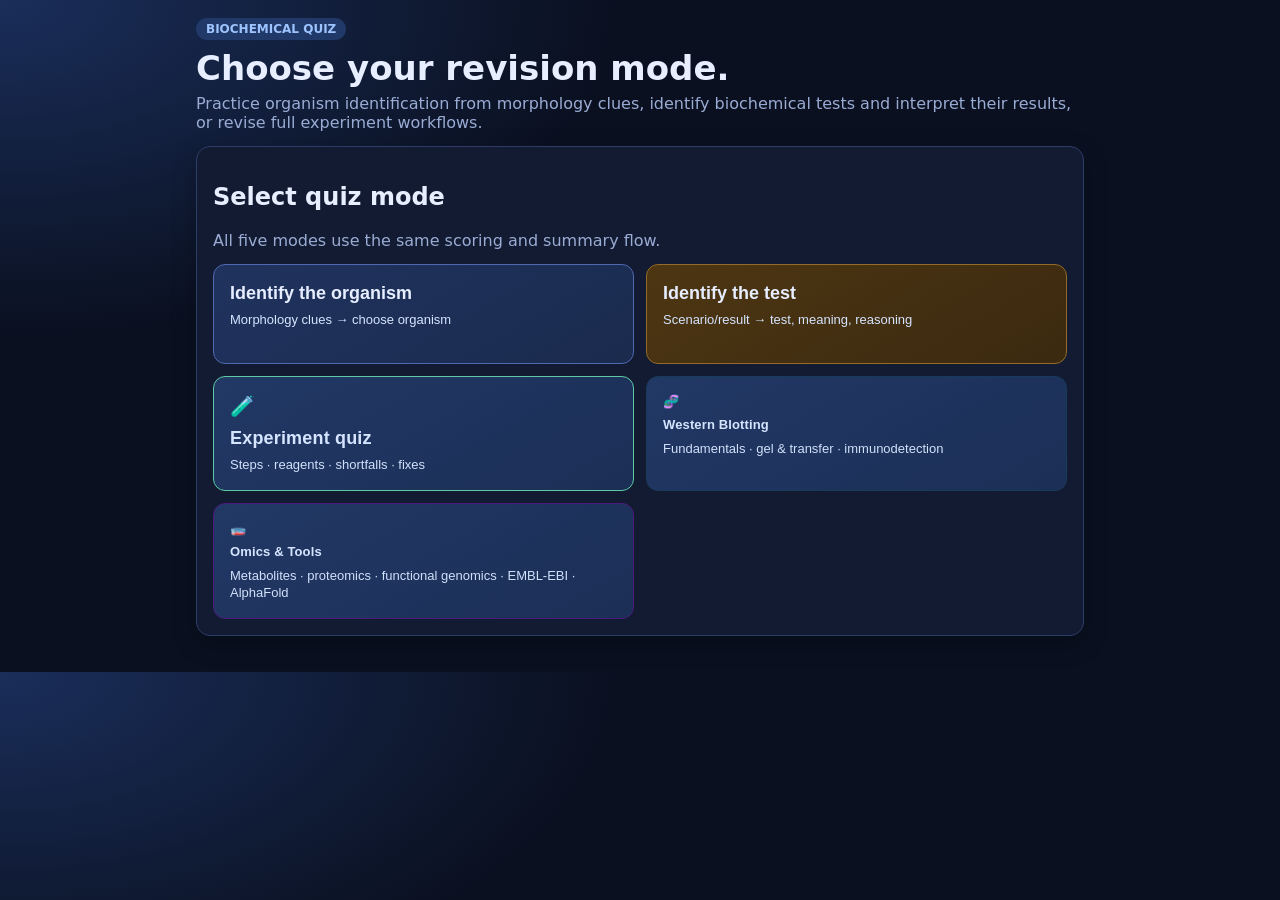
<file: index.html>
<!doctype html>
<html lang="en">
  <head>
    <meta charset="utf-8">
    <meta name="viewport" content="width=device-width, initial-scale=1">
    <title>Biochemical Organism Quiz</title>
    <meta name="description" content="Morphology and biochemical quiz loop for practical identification revision.">
    <link rel="icon" type="image/svg+xml" href="favicon.svg">
    <link rel="stylesheet" href="styles/quiz.css">
  </head>
  <body>
    <main id="app" class="quiz-shell">
      <header class="hero">
        <p class="hero-kicker">Biochemical Quiz</p>
        <h1>Choose your revision mode.</h1>
        <p class="hero-sub">Practice organism identification from morphology clues, identify biochemical tests and interpret their results, or revise full experiment workflows.</p>
      </header>
      <section id="card-area" aria-live="polite"></section>
    </main>

    <script>
      let organismPool = [];
      let biochemPool = [];
      let quizOrder = [];
      let currentIndex = 0;
      let score = 0;
      let answers = [];
      let hintVisible = false;
      let selectedName = '';
      let quizMode = '';
      let quizStartToken = 0;
      let experimentPool = [];
      let westernBlotPool = [];
      let omicsPool = [];
      let currentExpQuestion = null;
      let currentWBQuestion = null;
      let currentOmicsQuestion = null;

      function shuffle(items) {
        const arr = [...items];
        for (let i = arr.length - 1; i > 0; i -= 1) {
          const j = Math.floor(Math.random() * (i + 1));
          [arr[i], arr[j]] = [arr[j], arr[i]];
        }
        return arr;
      }

      function startMode(mode) {
        if (mode === 'omics') {
          startOmicsMode();
          return;
        }
        startQuiz(mode);
      }

      function showLanding() {
        renderModeSelector();
      }

      function renderModeSelector() {
        const app = document.getElementById('card-area');
        app.innerHTML = `
          <article class="card">
            <h2>Select quiz mode</h2>
            <p class="hero-sub">All five modes use the same scoring and summary flow.</p>
            <div class="mode-grid">
              <button class="mode-btn mode-organism" onclick="startQuiz('organism')">
                <strong>Identify the organism</strong>
                <span>Morphology clues → choose organism</span>
              </button>
              <button class="mode-btn mode-biochem" onclick="startQuiz('biochem')">
                <strong>Identify the test</strong>
                <span>Scenario/result → test, meaning, reasoning</span>
              </button>
              <button class="mode-btn mode-card mode-exp" id="mode-exp" onclick="startMode('experiment')">
                <span class="mode-icon">🧪</span>
                <span class="mode-title">Experiment quiz</span>
                <span class="mode-desc">Steps · reagents · shortfalls · fixes</span>
              </button>
              <button class="mode-btn mode-card" id="mode-wb" onclick="startMode('westernblot')">
                <span class="mode-icon">🧬</span>
                <span class="mode-title">Western Blotting</span>
                <span class="mode-desc">Fundamentals · gel & transfer · immunodetection</span>
              </button>
              <button class="mode-btn mode-card" id="mode-omics" onclick="startMode('omics')">
                <span class="mode-icon">🧫</span>
                <span class="mode-title">Omics & Tools</span>
                <span class="mode-desc">Metabolites · proteomics · functional genomics · EMBL-EBI · AlphaFold</span>
              </button>
            </div>
          </article>
        `;
      }

      async function startQuiz(mode, overridePool = null) {
        const startToken = ++quizStartToken;
        quizMode = mode;
        let nextQuizOrder = [];

        if (mode === 'organism') {
          if (!organismPool.length) {
            const response = await fetch('data/quiz-organisms.json');
            if (!response.ok) throw new Error(`HTTP ${response.status}`);
            const data = await response.json();
            organismPool = data.ORGS;
          }
          const pool = overridePool || organismPool;
          nextQuizOrder = [...pool].sort(() => Math.random() - 0.5);
        } else if (mode === 'biochem') {
          if (!biochemPool.length) {
            const response = await fetch('data/quiz-biochemical.json');
            if (!response.ok) throw new Error(`HTTP ${response.status}`);
            const data = await response.json();
            biochemPool = data.QUESTIONS;
          }
          const pool = overridePool || biochemPool;
          nextQuizOrder = [...pool].sort(() => Math.random() - 0.5);
        } else if (mode === 'experiment') {
          if (!experimentPool.length) {
            const response = await fetch('data/quiz-experiments.json');
            if (!response.ok) throw new Error(`HTTP ${response.status}`);
            experimentPool = await response.json();
          }
          const pool = overridePool || experimentPool;
          nextQuizOrder = shuffle(pool);
        } else if (mode === 'westernblot') {
          if (!westernBlotPool.length) {
            const response = await fetch('data/quiz-westernblot.json');
            if (!response.ok) throw new Error(`HTTP ${response.status}`);
            westernBlotPool = await response.json();
          }
          const pool = overridePool || westernBlotPool;
          nextQuizOrder = shuffle(pool);
        } else if (mode === 'omics') {
          if (!omicsPool.length) {
            const response = await fetch('data/quiz-omics.json');
            if (!response.ok) throw new Error(`HTTP ${response.status}`);
            omicsPool = await response.json();
          }
          const pool = overridePool || omicsPool;
          nextQuizOrder = shuffle(pool);
        }

        if (startToken !== quizStartToken) {
          return;
        }

        quizOrder = nextQuizOrder;
        currentIndex = 0;
        score = 0;
        answers = [];
        hintVisible = false;
        selectedName = '';

        if (!quizOrder.length) {
          renderModeSelector();
          return;
        }

        if (mode === 'organism') {
          renderQuestion(quizOrder[currentIndex]);
        } else if (quizMode === 'biochem') {
          renderBiochemQuestion(quizOrder[currentIndex]);
        } else if (quizMode === 'experiment') {
          renderExpQuestion(quizOrder[currentIndex]);
        } else if (quizMode === 'westernblot') {
          renderWBQuestion(quizOrder[currentIndex]);
        } else if (quizMode === 'omics') {
          renderOmicsQuestion(quizOrder[currentIndex]);
        }
      }

      function renderExpQuestion(q) {
        currentExpQuestion = q;
        const app = document.getElementById('card-area');
        const current = currentIndex + 1;
        const total = quizOrder.length;

        const badgeClass = {
          'identify-step': 'badge-identifystep',
          'why-step': 'badge-whystep',
          shortfall: 'badge-shortfall',
          reagent: 'badge-reagent',
          interpret: 'badge-interpret'
        }[q.questionType] || 'badge-identifystep';

        const badgeLabel = {
          'identify-step': 'Identify the step',
          'why-step': 'Why this step',
          shortfall: 'Shortfall scenario',
          reagent: 'Reagent purpose',
          interpret: 'Interpretation'
        }[q.questionType] || q.questionType;

        app.innerHTML = `
          <article class="card">
            <div class="progress-bar">
              <span class="progress-text">Question ${current} of ${total}</span>
              <span class="experiment-tag theme-tag tag-${(q.experiment || "").toLowerCase().replace(/[^a-z0-9]+/g, "-")}">${q.experiment}</span>
            </div>
            <span class="type-badge question-badge ${badgeClass}">${badgeLabel}</span>
            <p class="scenario question-text">${q.scenario}</p>
            <div class="answer-grid options-list">
              ${q.options.map((opt, idx) => `<button class="answer-btn option-btn" onclick="submitExpAnswer(currentExpQuestion, this, currentExpQuestion.options[${idx}])"><span class="keycap">${idx + 1}</span>${opt}</button>`).join('')}
            </div>
            <button class="hint-toggle" onclick="toggleHint()">Show hint</button>
            <div id="hint-box" class="hint-box hidden">${q.hint}</div>
            <div class="quick-actions">
              <button class="hint-btn" onclick="startMode('experiment')">Restart quiz</button>
              <button class="hint-btn" onclick="showLanding()">Home</button>
            </div>
          </article>
        `;
      }

      function renderQuestion(organism) {
        hintVisible = false;
        selectedName = '';
        const app = document.getElementById('card-area');
        const choices = [...organismPool].sort((a, b) => a.name.localeCompare(b.name));
        app.innerHTML = `
          <article class="card">
            <div class="question-head">
              <h2>Identify this organism</h2>
              <p>Sample ${organism.sampleNumber} • Question ${currentIndex + 1} of ${quizOrder.length}</p>
            </div>

            <div class="section-label">Morphology clues</div>
            <div class="chip-wrap">
              ${organism.morphologyClues.map(clue => `<span class="chip">${clue}</span>`).join('')}
            </div>

            <div class="section-label">Choose one</div>
            <div class="answer-grid">
              ${choices.map((choice, idx) => `<button class="answer-btn" data-name="${choice.name}" onclick="checkAnswer('${choice.name.replace(/'/g, "\\'")}', '${organism.name.replace(/'/g, "\\'")}')"><span class="keycap">${idx + 1}</span>${choice.name}</button>`).join('')}
            </div>

            <button class="hint-btn" id="hint-toggle">Show hint</button>
            <p id="hint-text" class="hint hidden">${organism.hint}</p>
            <p class="kbd-note">Keyboard: press 1–6 to answer, Backspace to go back one question.</p>
            <div class="quick-actions">
              <button class="hint-btn" onclick="startQuiz('organism')">Restart quiz</button>
              <button class="hint-btn" onclick="showLanding()">Home</button>
            </div>
          </article>
        `;

        document.getElementById('hint-toggle').addEventListener('click', () => {
          hintVisible = !hintVisible;
          document.getElementById('hint-text').classList.toggle('hidden', !hintVisible);
          document.getElementById('hint-toggle').textContent = hintVisible ? 'Hide hint' : 'Show hint';
        });
      }

      function renderBiochemQuestion(questionObj) {
        hintVisible = false;
        selectedName = '';
        const app = document.getElementById('card-area');
        const badgeMap = {
          'identify-test': { label: 'Identify test', cls: 'badge-identify' },
          'interpret-result': { label: 'Interpret result', cls: 'badge-interpret' },
          'explain-step': { label: 'Explain step', cls: 'badge-explain' }
        };
        const badge = badgeMap[questionObj.questionType] || { label: questionObj.questionType, cls: '' };

        app.innerHTML = `
          <article class="card">
            <div class="question-head">
              <h2>Biochemical test question</h2>
              <p>Question ${currentIndex + 1} of ${quizOrder.length} • ${questionObj.testName}</p>
            </div>
            <span class="type-badge ${badge.cls}">${badge.label}</span>
            <p class="scenario">${questionObj.scenario}</p>

            <div class="section-label">Choose one</div>
            <div class="answer-grid">
              ${questionObj.options.map((option, idx) => `<button class="answer-btn" onclick="checkBiochemAnswer('${option.replace(/'/g, "\\'")}', '${questionObj.correctAnswer.replace(/'/g, "\\'")}')"><span class="keycap">${idx + 1}</span>${option}</button>`).join('')}
            </div>

            <button class="hint-btn" id="hint-toggle">Show hint</button>
            <p id="hint-text" class="hint hidden">${questionObj.questionType === 'identify-test' ? getSimpleBiochemHint(questionObj) : questionObj.hint}</p>
            <p class="kbd-note">Keyboard: press 1–4 to answer, Backspace to go back one question.</p>
            <div class="quick-actions">
              <button class="hint-btn" onclick="startQuiz('biochem')">Restart quiz</button>
              <button class="hint-btn" onclick="showLanding()">Home</button>
            </div>
          </article>
        `;

        document.getElementById('hint-toggle').addEventListener('click', () => {
          hintVisible = !hintVisible;
          document.getElementById('hint-text').classList.toggle('hidden', !hintVisible);
          document.getElementById('hint-toggle').textContent = hintVisible ? 'Hide hint' : 'Show hint';
        });
      }


      function getSimpleBiochemHint(questionObj) {
        const simpleHints = {
          Catalase: 'Look for quick bubbles with hydrogen peroxide.',
          'Coagulase (tube method)': 'Look for plasma turning into a clot/gel.',
          PYR: 'A fast cherry-red color after reagent points to PYR.',
          'Optochin susceptibility': 'A P disk with a clear zone means optochin testing.',
          'CAMP test': 'An arrowhead hemolysis pattern near S. aureus suggests CAMP.',
          'Novobiocin susceptibility': 'This test is read by the size of the inhibition zone.',
          'Oxidase test': 'A rapid blue-purple color after oxidase reagent is the clue.',
          'Indole test': 'A red ring at the top after Kovács reagent indicates indole testing.',
          'Urease test': 'Urea medium turning pink from ammonia indicates urease.',
          'H2S production (TSI)': 'Blackening in TSI points to H2S production.',
          'MUG test': 'Think UV fluorescence, not a visible color change.',
          'TSI interpretation': 'This one combines slant/butt color, gas, and blackening clues.'
        };
        return simpleHints[questionObj.testName] || questionObj.hint;
      }

      function getSimpleBiochemExplanation(questionObj) {
        const simpleExplanations = {
          Catalase: 'This is catalase: adding hydrogen peroxide causes immediate oxygen bubbles when catalase is present.',
          'Coagulase (tube method)': 'This is tube coagulase: a positive result is plasma turning from liquid to a firm clot/gel.',
          PYR: 'This is PYR: a cherry-red color after reagent means the PYR enzyme reaction is positive.',
          'Optochin susceptibility': 'This is optochin testing: you identify it by measuring the inhibition zone around a P disk.',
          'CAMP test': 'This is the CAMP test: a positive result is arrowhead-shaped enhanced hemolysis near S. aureus.',
          'Novobiocin susceptibility': 'This is novobiocin susceptibility: interpret it by zone size to determine susceptible vs resistant.',
          'Oxidase test': 'This is oxidase: a rapid purple/blue color means cytochrome c oxidase is present.',
          'Indole test': 'This is indole: a cherry-red top ring after Kovács reagent means indole was produced.',
          'Urease test': 'This is urease: ammonia from urea breakdown raises pH and turns the medium pink.',
          'H2S production (TSI)': 'This indicates H2S production in TSI: H2S reacts with iron salts and forms a black precipitate.',
          'MUG test': 'This is MUG: a positive result is blue-white fluorescence under UV from released methylumbelliferone.',
          'TSI interpretation': 'This is TSI interpretation: you read sugar use, H2S, and gas together from one tube pattern.'
        };
        return simpleExplanations[questionObj.testName] || questionObj.explanation;
      }

      function checkAnswer(selected, correctName) {
        selectedName = selected;
        const organism = quizOrder[currentIndex];
        const wasCorrect = selected === correctName;
        answers[currentIndex] = { organism: correctName, selected, wasCorrect };
        if (wasCorrect) score += 1;
        renderResult(organism, wasCorrect);
      }

      function checkBiochemAnswer(selected, correctAnswer) {
        selectedName = selected;
        const questionObj = quizOrder[currentIndex];
        const wasCorrect = selected === correctAnswer;
        answers[currentIndex] = {
          id: questionObj.id,
          testName: questionObj.testName,
          selected,
          correctAnswer,
          wasCorrect,
          colorChange: questionObj.colorChange,
          stepReason: questionObj.stepReason
        };
        if (wasCorrect) score += 1;
        renderBiochemResult(questionObj, wasCorrect);
      }

      function getOptionLabel(optionText = '') {
        const match = optionText.match(/^([A-Z])\.\s+/);
        return match ? match[1] : '';
      }

      function isMatchingAnswer(selectedOption, correctAnswer) {
        if (selectedOption === correctAnswer) return true;
        if (typeof correctAnswer !== 'string') return false;
        const selectedLabel = getOptionLabel(selectedOption);
        return selectedLabel && selectedLabel === correctAnswer.trim();
      }

      function submitExpAnswer(q, buttonEl, selectedOption) {
        const buttons = document.querySelectorAll('.option-btn');
        q._selectedOption = selectedOption;
        buttons.forEach((b) => {
          b.disabled = true;
        });

        const isCorrect = isMatchingAnswer(selectedOption, q.correctAnswer);
        q._userAnsweredCorrectly = isCorrect;

        if (isCorrect) {
          buttonEl.classList.add('btn-correct');
          score += 1;
        } else {
          buttonEl.classList.add('btn-incorrect');
          buttons.forEach((b) => {
            const optionText = b.textContent.trim().replace(/^\d+/, '').trim();
            if (isMatchingAnswer(optionText, q.correctAnswer)) {
              b.classList.add('btn-correct');
            }
          });
        }

        setTimeout(() => renderExpResult(q, isCorrect), 400);
      }

      function formatExplanationParagraphs(explanation) {
        return explanation
          .split(/(?<=[.!?])\s+/)
          .map((sentence) => sentence.trim())
          .filter(Boolean)
          .map((sentence) => `<p>${sentence}</p>`)
          .join('');
      }

      function renderResult(organism, wasCorrect) {
        const app = document.getElementById('card-area');
        const confusionText = wasCorrect
          ? organism.distinction
          : organism.wrongAnswerFeedback[selectedName] || 'Review the clue pattern and compare morphology and key test findings.';

        app.innerHTML = `
          <article class="card">
            <div class="result-banner ${wasCorrect ? 'correct' : 'incorrect'}">
              ${wasCorrect ? 'Correct' : 'Incorrect'} — ${organism.name}
            </div>

            ${organism.rflpNote ? `<div class="rflp-note"><strong>RFLP note:</strong> ${organism.rflpNote}</div>` : ''}

            <div class="section-label">Key identifying features</div>
            <div class="chip-wrap">
              ${organism.features.map(feature => `<span class="chip">${feature}</span>`).join('')}
            </div>

            <p class="why-note"><strong>Why this and not ${selectedName || 'others'}:</strong> ${confusionText}</p>
            <p class="clinical">${organism.clinical}</p>
            <p class="distinction"><strong>Distinction insight:</strong> ${organism.distinction}</p>

            <div class="quick-actions">
              <button class="next-btn" onclick="nextQuestion()">${currentIndex + 1 >= quizOrder.length ? 'See summary' : 'Next question'}</button>
              <button class="hint-btn" onclick="startQuiz('organism')">Restart quiz</button>
              <button class="hint-btn" onclick="showLanding()">Home</button>
            </div>
          </article>
        `;
      }

      function renderBiochemResult(questionObj, wasCorrect) {
        const app = document.getElementById('card-area');
        const organismRows = questionObj.commonOrganisms
          .map(item => `<tr><td>${item.name}</td><td><span class="result-pill ${item.result.toLowerCase().includes('positive') || item.result.toLowerCase().includes('susceptible') || item.result.includes('+') ? 'pill-positive' : 'pill-negative'}">${item.result}</span></td></tr>`)
          .join('');

        app.innerHTML = `
          <article class="card">
            <div class="result-banner ${wasCorrect ? 'correct' : 'incorrect'}">
              ${wasCorrect ? 'Correct' : 'Incorrect'}
            </div>

            <p class="why-note"><strong>Correct answer:</strong> ${questionObj.correctAnswer}</p>
            <p class="clinical"><strong>Explanation:</strong> ${questionObj.questionType === 'identify-test' ? getSimpleBiochemExplanation(questionObj) : questionObj.explanation}</p>

            <div class="section-label">Colour change</div>
            <div class="color-panel">
              <div class="color-cell positive">
                <h3>Positive result</h3>
                <p>${questionObj.colorChange.positive}</p>
              </div>
              <div class="color-cell negative">
                <h3>Negative result</h3>
                <p>${questionObj.colorChange.negative}</p>
              </div>
              <div class="color-why"><strong>Why this happens:</strong> ${questionObj.colorChange.why}</div>
            </div>

            <p class="distinction"><strong>Purpose:</strong> ${questionObj.purpose}</p>
            <p class="distinction"><strong>Step reason:</strong> ${questionObj.stepReason}</p>

            <div class="section-label">Common organisms</div>
            <table class="org-table">
              <thead><tr><th>Organism</th><th>Result</th></tr></thead>
              <tbody>${organismRows}</tbody>
            </table>

            <div class="quick-actions">
              <button class="next-btn" onclick="nextQuestion()">${currentIndex + 1 >= quizOrder.length ? 'See summary' : 'Next question'}</button>
              <button class="hint-btn" onclick="startQuiz('biochem')">Restart quiz</button>
              <button class="hint-btn" onclick="showLanding()">Home</button>
            </div>
          </article>
        `;
      }

      function renderExpResult(q, wasCorrect) {
        const app = document.getElementById('card-area');
        const selectedAnswerText = q._selectedOption || 'Not captured';
        const feedbackLead = wasCorrect
          ? 'Nice work — you selected the best answer.'
          : 'Not quite this time. Review the breakdown below and compare it with your choice.';
        const explanationParagraphs = formatExplanationParagraphs(q.explanation);
        const reagentBlock = q.stepContext.reagentIfApplicable
          ? `<div class="reagent-note">
               <span class="reagent-label">Reagent note</span>
               ${q.stepContext.reagentIfApplicable}
             </div>`
          : '';

        app.innerHTML = `
          <article class="card">
            <div class="result-banner ${wasCorrect ? 'correct banner-correct' : 'incorrect banner-incorrect'}">
              ${wasCorrect ? 'Correct' : 'Incorrect'}
            </div>
            <p class="exp-feedback-lead">${feedbackLead}</p>
            ${!wasCorrect ? `<div class="selected-answer-box"><strong>Your answer:</strong> ${selectedAnswerText}</div>` : ''}
            <div class="correct-answer-box">
              <strong>Correct answer:</strong> ${q.correctAnswer}
            </div>
            <div class="explanation-block">
              ${explanationParagraphs}
            </div>
            <div class="step-context-block">
              <div class="step-context-title">Step context — ${q.experiment}</div>
              <div class="step-row"><span class="step-label">Step</span><span>${q.stepContext.step}</span></div>
              <div class="step-row"><span class="step-label">Why we do this</span><span>${q.stepContext.whyWeDoThis}</span></div>
              <div class="step-row"><span class="step-label">Common shortfall</span><span>${q.stepContext.commonShortfall}</span></div>
              <div class="step-row"><span class="step-label">How to prevent</span><span>${q.stepContext.howToPrevent}</span></div>
            </div>
            ${reagentBlock}
            <div class="quick-actions">
              <button class="next-btn" onclick="quizMode === 'omics' ? advanceOmicsQuiz() : advanceExpQuiz()">
                ${currentIndex + 1 < quizOrder.length ? 'Next question →' : 'See summary'}
              </button>
              <button class="hint-btn" onclick="startMode('experiment')">Restart quiz</button>
              <button class="hint-btn" onclick="showLanding()">Home</button>
            </div>
          </article>
        `;
      }

      function advanceExpQuiz() {
        currentIndex += 1;
        if (currentIndex < quizOrder.length) {
          if (quizMode === 'omics') {
            renderOmicsQuestion(quizOrder[currentIndex]);
          } else {
            renderExpQuestion(quizOrder[currentIndex]);
          }
        } else if (quizMode === 'omics') {
          renderOmicsSummary();
        } else {
          renderExpSummary();
        }
      }

      function renderExpSummary() {
        const app = document.getElementById('card-area');
        const experiments = ['DNA Extraction', 'PCR', 'Gel Electrophoresis', 'RFLP', 'Streak Plating'];

        const groupedRows = experiments.map((exp) => {
          const qs = quizOrder.filter((q) => q.experiment === exp);
          if (!qs.length) return '';
          const rows = qs.map((q) => {
            const wasCorrect = q._userAnsweredCorrectly;
            const badgeClass = `badge-${q.questionType.replaceAll('-', '')}`;
            return `<tr>
              <td>${q.scenario.substring(0, 80)}${q.scenario.length > 80 ? '…' : ''}</td>
              <td><span class="type-badge question-badge ${badgeClass}">${q.questionType}</span></td>
              <td class="${wasCorrect ? 'result-tick' : 'result-cross'}">${wasCorrect ? '✓' : '✗'}</td>
            </tr>`;
          }).join('');
          return `<h3 class="summary-exp-heading">${exp}</h3>
            <table class="org-table summary-table"><thead>
              <tr><th>Question</th><th>Type</th><th>Result</th></tr>
            </thead><tbody>${rows}</tbody></table>`;
        }).join('');

        app.innerHTML = `
          <article class="card">
            <div class="summary-score">Score: ${score} / ${quizOrder.length}</div>
            ${groupedRows}
            <div class="summary-actions">
              <button onclick="startMode('experiment')">Restart experiment quiz</button>
              <button onclick="showLanding()">Back to menu</button>
            </div>
          </article>
        `;
      }

      function toggleHint() {
        const box = document.getElementById('hint-box');
        const btn = document.querySelector('.hint-toggle');
        if (box.classList.contains('hidden')) {
          box.classList.remove('hidden');
          btn.textContent = 'Hide hint';
        } else {
          box.classList.add('hidden');
          btn.textContent = 'Show hint';
        }
      }

      function nextQuestion() {
        currentIndex += 1;
        if (currentIndex >= quizOrder.length) {
          renderSummary();
          return;
        }
        if (quizMode === 'organism') {
          renderQuestion(quizOrder[currentIndex]);
        } else if (quizMode === 'biochem') {
          renderBiochemQuestion(quizOrder[currentIndex]);
        } else if (quizMode === 'experiment') {
          renderExpQuestion(quizOrder[currentIndex]);
        } else if (quizMode === 'westernblot') {
          renderWBQuestion(quizOrder[currentIndex]);
        } else if (quizMode === 'omics') {
          renderOmicsQuestion(quizOrder[currentIndex]);
        }
      }

      function renderSummary() {
        const app = document.getElementById('card-area');

        if (quizMode === 'organism') {
          const missed = answers.filter(a => !a.wasCorrect);
          app.innerHTML = `
            <article class="card">
              <h2>Quiz summary</h2>
              <p class="score">Score: <strong>${score}/${quizOrder.length}</strong></p>

              <div class="section-label">Missed organisms</div>
              ${missed.length
                ? `<ul class="missed-list">${missed.map(item => `<li><strong>${item.organism}</strong> (you chose ${item.selected})</li>`).join('')}</ul>
                   <button class="next-btn" id="retry-missed">Retry missed (${missed.length})</button>`
                : '<p class="clinical">Great work — no misses this round.</p>'}

              <button class="hint-btn" id="restart-all">Restart full quiz</button>
              <button class="hint-btn" id="back-home">Back to mode selector</button>
            </article>
          `;

          const retryBtn = document.getElementById('retry-missed');
          if (retryBtn) {
            retryBtn.addEventListener('click', () => {
              const missedNames = new Set(missed.map(item => item.organism));
              const retryPool = organismPool.filter(org => missedNames.has(org.name));
              startQuiz('organism', retryPool);
            });
          }
          document.getElementById('restart-all').addEventListener('click', () => startQuiz('organism'));
          document.getElementById('back-home').addEventListener('click', renderModeSelector);
          return;
        }

        if (quizMode === 'experiment') {
          renderExpSummary();
          return;
        }

        if (quizMode === 'omics') {
          renderOmicsSummary();
          return;
        }

        const byTest = new Map();
        quizOrder.forEach(question => {
          if (!byTest.has(question.testName)) {
            byTest.set(question.testName, {
              testName: question.testName,
              colorChange: `${question.colorChange.positive} | ${question.colorChange.negative}`,
              stepReason: question.stepReason,
              total: 0,
              correct: 0
            });
          }
        });

        answers.forEach(answer => {
          const entry = byTest.get(answer.testName);
          if (entry) {
            entry.total += 1;
            if (answer.wasCorrect) entry.correct += 1;
          }
        });

        const rows = [...byTest.values()]
          .map(item => `<tr>
              <td>${item.testName}</td>
              <td>${item.correct === item.total ? 'Got it right' : 'Got it wrong'} (${item.correct}/${item.total})</td>
              <td>${item.colorChange}</td>
              <td>${item.stepReason}</td>
            </tr>`)
          .join('');

        app.innerHTML = `
          <article class="card">
            <h2>Biochemical quiz summary</h2>
            <p class="score">Score: <strong>${score}/${quizOrder.length}</strong></p>
            <div class="section-label">Revision table</div>
            <div class="table-wrap">
              <table class="org-table summary-table">
                <thead>
                  <tr>
                    <th>Test name</th>
                    <th>Your performance</th>
                    <th>Colour change reminder</th>
                    <th>Step reason reminder</th>
                  </tr>
                </thead>
                <tbody>${rows}</tbody>
              </table>
            </div>
            <button class="hint-btn" id="restart-biochem">Restart biochemical quiz</button>
            <button class="hint-btn" id="back-home">Back to mode selector</button>
          </article>
        `;

        document.getElementById('restart-biochem').addEventListener('click', () => startQuiz('biochem'));
        document.getElementById('back-home').addEventListener('click', renderModeSelector);
      }

      document.addEventListener('keydown', (event) => {
        if (event.key === 'Backspace' && currentIndex > 0 && quizOrder.length) {
          event.preventDefault();
          currentIndex -= 1;
          answers = answers.slice(0, currentIndex);
          score = answers.filter(answer => answer.wasCorrect).length;
          if (quizMode === 'organism') {
            renderQuestion(quizOrder[currentIndex]);
          } else if (quizMode === 'biochem') {
            renderBiochemQuestion(quizOrder[currentIndex]);
          }
          return;
        }

        const numeric = Number(event.key);
        if (!Number.isInteger(numeric) || !quizOrder[currentIndex]) return;

        if (quizMode === 'organism') {
          const options = [...organismPool].sort((a, b) => a.name.localeCompare(b.name));
          if (numeric >= 1 && numeric <= 6 && options[numeric - 1]) {
            checkAnswer(options[numeric - 1].name, quizOrder[currentIndex].name);
          }
          return;
        }

        if (quizMode === 'biochem') {
          const options = quizOrder[currentIndex].options;
          if (numeric >= 1 && numeric <= 4 && options[numeric - 1]) {
            checkBiochemAnswer(options[numeric - 1], quizOrder[currentIndex].correctAnswer);
          }
        }
      });


      function renderWBQuestion(q) {
        currentWBQuestion = q;
        renderExpQuestion({ ...q, experiment: q.theme });
      }

      async function startOmicsMode() {
        await startQuiz('omics');
      }

      function renderOmicsQuestion(q) {
        currentOmicsQuestion = q;
        renderExpQuestion({ ...q, experiment: q.theme });
      }

      function submitOmicsAnswer(q, buttonEl, selectedOption) {
        submitExpAnswer(q, buttonEl, selectedOption);
      }

      function renderOmicsResult(q, wasCorrect) {
        renderExpResult({ ...q, experiment: q.theme }, wasCorrect);
      }

      function advanceOmicsQuiz() {
        advanceExpQuiz();
      }

      function renderOmicsSummary() {
        const app = document.getElementById('card-area');
        const themes = [
          ['metabolomics', 'Metabolomics'],
          ['functional-genomics', 'Functional Genomics'],
          ['proteomics', 'Proteomics'],
          ['embl-ebi', 'EMBL-EBI'],
          ['alphafold', 'AlphaFold & Structural']
        ];

        const groupedRows = themes.map(([themeKey, label]) => {
          const qs = quizOrder.filter((q) => q.theme === themeKey);
          if (!qs.length) return '';
          const rows = qs.map((q) => {
            const wasCorrect = q._userAnsweredCorrectly;
            const badgeClass = `badge-${q.questionType.replaceAll('-', '')}`;
            return `<tr><td>${q.scenario.substring(0, 80)}${q.scenario.length > 80 ? '…' : ''}</td><td><span class="type-badge question-badge ${badgeClass}">${q.questionType}</span></td><td class="${wasCorrect ? 'result-tick' : 'result-cross'}">${wasCorrect ? '✓' : '✗'}</td></tr>`;
          }).join('');
          return `<h3 class="summary-omics-heading">${label}</h3><table class="org-table summary-table"><thead><tr><th>Question</th><th>Type</th><th>Result</th></tr></thead><tbody>${rows}</tbody></table>`;
        }).join('');

        app.innerHTML = `<article class="card"><div class="summary-score">Score: ${score} / ${quizOrder.length}</div>${groupedRows}<div class="summary-actions"><button onclick="startMode('omics')">Restart omics quiz</button><button onclick="showLanding()">Back to menu</button></div></article>`;
      }

      function submitWBAnswer(q, buttonEl, selectedOption) {
        submitExpAnswer(q, buttonEl, selectedOption);
      }

      function renderWBResult(q, wasCorrect) {
        renderExpResult({ ...q, experiment: q.theme }, wasCorrect);
      }

      function advanceWBQuiz() {
        advanceExpQuiz();
      }

      function renderWBSummary() {
        renderExpSummary();
      }

      renderModeSelector();
    </script>
  </body>
</html>
</file>
<file: styles/quiz.css>
:root{
  --bg:#0a1020;
  --surface:#121b31;
  --surface-soft:#182543;
  --border:#2d3d69;
  --text:#e7eeff;
  --muted:#9aacd4;
  --green:#99f0b1;
  --red:#ffb3b3;
}
*{box-sizing:border-box}
body{margin:0;font-family:Inter,system-ui,-apple-system,Segoe UI,Roboto,sans-serif;background:radial-gradient(1100px 600px at 0% 0%,#1a2e5a 0%,var(--bg) 56%);color:var(--text)}
.quiz-shell{width:min(920px,100%);margin:0 auto;padding:18px 16px 36px}
.hero{margin-bottom:14px}
.hero-kicker{display:inline-block;margin:0 0 8px;padding:4px 10px;border-radius:999px;background:#203968;color:#9ec4ff;font-size:12px;font-weight:700;text-transform:uppercase}
.hero h1{margin:0 0 6px;font-size:clamp(24px,4vw,34px)}
.hero-sub{margin:0;color:var(--muted)}
.card{background:var(--surface);border:1px solid var(--border);border-radius:14px;padding:16px;box-shadow:0 8px 24px rgba(0,0,0,.25)}
.question-head h2{margin:0 0 4px}
.question-head p{margin:0;color:var(--muted);font-size:14px}
.section-label{margin:14px 0 8px;font-size:12px;font-weight:700;letter-spacing:.06em;text-transform:uppercase;color:var(--muted)}
.chip-wrap{display:flex;gap:8px;flex-wrap:wrap}
.chip{display:inline-block;padding:6px 10px;background:var(--surface-soft);border:1px solid #3a4c7a;border-radius:999px;font-size:13px}
.answer-grid{display:grid;grid-template-columns:repeat(2,minmax(0,1fr));gap:8px}
.answer-btn{display:flex;align-items:center;gap:8px;padding:10px;border-radius:10px;border:1px solid #3a518b;background:#1b2c51;color:var(--text);font-weight:700;cursor:pointer;min-height:44px;text-align:left}
.answer-btn:hover{background:#243c6d}
.keycap{display:inline-grid;place-items:center;width:22px;height:22px;border-radius:7px;background:#2e4b86;color:#cce2ff;font-size:12px;font-weight:800;flex-shrink:0}
.hint-btn,.next-btn{margin-top:12px;padding:10px 12px;border-radius:10px;border:1px solid #4865a7;background:transparent;color:#d4e4ff;cursor:pointer;font-weight:700}
.next-btn{background:#2a8a4a;border-color:#4db26d;color:#e9ffef}
.hint{margin:10px 0 0;padding:10px;border-radius:10px;background:#3b2b12;color:#ffd79b;border:1px solid #9e742d}
.hidden{display:none}
.kbd-note{margin:12px 0 0;font-size:12px;color:var(--muted)}
.result-banner{padding:10px 12px;border-radius:10px;font-weight:800;margin-bottom:10px}
.result-banner.correct{background:#1f4d2f;color:var(--green)}
.result-banner.incorrect{background:#5b2525;color:var(--red)}
.rflp-note,.why-note,.clinical,.distinction,.score,.scenario{margin:10px 0;padding:10px;border-radius:10px;background:var(--surface-soft);border:1px solid #344a80}
.missed-list{margin:0;padding-left:20px}
.missed-list li{margin-bottom:6px}

.mode-grid{display:grid;grid-template-columns:repeat(2,minmax(0,1fr));gap:12px;margin-top:14px}
.mode-btn{display:flex;flex-direction:column;gap:6px;padding:16px;border-radius:12px;border:1px solid #4460a4;background:#1b2c51;color:var(--text);cursor:pointer;text-align:left;min-height:100px}
.mode-btn strong{font-size:18px}
.mode-btn span{font-size:13px;color:#d5e5ff}
.mode-btn:hover{transform:translateY(-1px)}
.mode-organism{border-color:#4f68af;background:linear-gradient(150deg,#20335e,#1a2b4e)}
.mode-biochem{border-color:#946b28;background:linear-gradient(150deg,#4d3612,#3b2910)}

.type-badge{display:inline-block;margin-top:10px;padding:5px 10px;border-radius:999px;font-size:12px;font-weight:800;letter-spacing:.04em;text-transform:uppercase}
.badge-identify{background:#274e89;color:#d0e5ff}
.badge-interpret{background:#2f6344;color:#d8ffe7}
.badge-explain{background:#754c20;color:#ffe6bf}

.color-panel{display:grid;grid-template-columns:repeat(2,minmax(0,1fr));gap:10px;background:var(--surface-soft);border:1px solid #344a80;border-radius:12px;padding:10px}
.color-cell{padding:10px;border-radius:10px;border:1px solid transparent}
.color-cell h3{margin:0 0 6px;font-size:14px}
.color-cell p{margin:0;font-size:14px}
.color-cell.positive{background:#1f442a;border-color:#3f8b56}
.color-cell.negative{background:#553f1d;border-color:#9d773a}
.color-why{grid-column:1 / -1;padding:10px;border-radius:10px;background:#1c2747;border:1px solid #36508c}

.org-table{width:100%;border-collapse:collapse;margin-top:6px}
.org-table th,.org-table td{padding:8px;border-bottom:1px solid #2f426e;text-align:left;vertical-align:top}
.org-table th{font-size:12px;color:var(--muted);text-transform:uppercase;letter-spacing:.05em}
.result-pill{display:inline-block;padding:4px 8px;border-radius:999px;font-size:12px;font-weight:700}
.pill-positive{background:#1f4d2f;color:#baf7c9}
.pill-negative{background:#5b2525;color:#ffd2d2}
.table-wrap{overflow:auto}
.summary-table td:nth-child(3),.summary-table td:nth-child(4){min-width:220px}

@media (max-width:720px){
  .answer-grid,.mode-grid,.color-panel{grid-template-columns:1fr}
}
.mode-card#mode-exp {
  border-color: var(--teal-border, #5DCAA5);
}
.mode-card#mode-exp:hover {
  background: linear-gradient(150deg,#1b463a,#153a31);
}

.experiment-tag {
  font-size: 11px;
  font-weight: 500;
  padding: 2px 8px;
  border-radius: 20px;
  background: #E1F5EE;
  color: #0F6E56;
  border: 0.5px solid #5DCAA5;
}

.question-badge.badge-identifystep { background: #EEEDFE; color: #3C3489; border: 0.5px solid #AFA9EC; }
.question-badge.badge-whystep     { background: #E1F5EE; color: #0F6E56; border: 0.5px solid #5DCAA5; }
.question-badge.badge-shortfall   { background: #FCEBEB; color: #791F1F; border: 0.5px solid #F09595; }
.question-badge.badge-reagent     { background: #FAEEDA; color: #633806; border: 0.5px solid #EF9F27; }

.hint-toggle {
  margin-top: 10px;
  background: none;
  border: 0.5px solid var(--color-border-secondary);
  border-radius: 6px;
  padding: 6px 14px;
  font-size: 12px;
  cursor: pointer;
  color: var(--color-text-secondary);
}
.hint-toggle:hover { background: var(--color-background-secondary); }

.hint-box {
  margin-top: 8px;
  padding: 9px 12px;
  border-radius: 8px;
  background: #FAEEDA;
  border: 0.5px solid #EF9F27;
  font-size: 12px;
  color: #412402;
  line-height: 1.6;
}
.hint-box.hidden { display: none; }

.step-context-block {
  margin-top: 14px;
  border: 0.5px solid var(--color-border-tertiary);
  border-radius: 8px;
  overflow: hidden;
}
.step-context-title {
  padding: 8px 12px;
  background: var(--color-background-secondary);
  font-size: 12px;
  font-weight: 500;
  color: var(--color-text-primary);
  border-bottom: 0.5px solid var(--color-border-tertiary);
}
.step-row {
  display: grid;
  grid-template-columns: 130px 1fr;
  gap: 8px;
  padding: 7px 12px;
  border-bottom: 0.5px solid var(--color-border-tertiary);
  font-size: 12px;
  line-height: 1.6;
}
.step-row:last-child { border-bottom: none; }
.step-label {
  font-weight: 500;
  color: var(--color-text-secondary);
  flex-shrink: 0;
}

.reagent-note {
  margin-top: 10px;
  padding: 9px 12px;
  border-radius: 8px;
  background: #FAEEDA;
  border: 0.5px solid #EF9F27;
  font-size: 12px;
  color: #412402;
  line-height: 1.6;
}
.reagent-label {
  display: block;
  font-weight: 500;
  margin-bottom: 3px;
}

.summary-exp-heading {
  font-size: 14px;
  font-weight: 500;
  margin: 16px 0 6px;
  color: var(--color-text-primary);
  border-bottom: 0.5px solid var(--color-border-tertiary);
  padding-bottom: 4px;
}
.summary-table { width: 100%; font-size: 12px; border-collapse: collapse; margin-bottom: 8px; }
.summary-table th { text-align: left; padding: 5px 8px; font-weight: 500; color: var(--color-text-secondary); background: var(--color-background-secondary); }
.summary-table td { padding: 5px 8px; border-bottom: 0.5px solid var(--color-border-tertiary); vertical-align: top; }
.result-tick { color: #27500A; font-weight: 500; }
.result-cross { color: #A32D2D; font-weight: 500; }

.summary-score {
  font-size: 22px;
  font-weight: 500;
  margin-bottom: 16px;
  color: var(--color-text-primary);
}
.summary-actions { display: flex; gap: 8px; margin-top: 20px; flex-wrap: wrap; }
.summary-actions button {
  padding: 9px 18px;
  border-radius: 8px;
  border: 0.5px solid var(--color-border-secondary);
  background: var(--color-background-primary);
  font-size: 13px;
  cursor: pointer;
  color: var(--color-text-primary);
}
.summary-actions button:hover { background: var(--color-background-secondary); }
.mode-exp{border-color:#5DCAA5;background:linear-gradient(150deg,#153a31,#112f28)}
.mode-exp .mode-icon{font-size:20px}
.mode-exp .mode-title{font-size:18px;font-weight:700}
.mode-exp .mode-desc{font-size:13px;color:#d5e5ff}
.progress-bar{display:flex;justify-content:space-between;align-items:center;gap:10px}
.progress-text{font-size:14px;color:var(--muted)}
.btn-correct{background:#1f4d2f!important;border-color:#4db26d!important;color:#e9ffef!important}
.btn-incorrect{background:#5b2525!important;border-color:#cc6c6c!important;color:#ffd2d2!important}
.correct-answer-box,.explanation-block{margin:10px 0;padding:10px;border-radius:10px;background:var(--surface-soft);border:1px solid #344a80}
.selected-answer-box,.exp-feedback-lead{margin:10px 0;padding:10px;border-radius:10px;border:1px solid #344a80}
.selected-answer-box{background:#452020;color:#ffd2d2}
.exp-feedback-lead{background:#1b2f55;color:#d7e6ff}
.explanation-block p{margin:0 0 10px;line-height:1.6}
.explanation-block p:last-child{margin-bottom:0}
/* Western Blotting mode card */
.mode-card#mode-wb {
  border-color: #1a3a5c;
}
.mode-card#mode-wb:hover {
  background: rgba(26, 58, 92, 0.08);
}

/* Theme tag (equivalent of experiment tag) */
.theme-tag {
  display: inline-block;
  background: #1a3a5c;
  color: #fff;
  font-size: 0.7rem;
  font-weight: 600;
  padding: 2px 8px;
  border-radius: 20px;
  margin-left: 8px;
  vertical-align: middle;
  text-transform: uppercase;
  letter-spacing: 0.04em;
}

/* Interpret badge — navy */
.question-badge.badge-interpret {
  background: #1a3a5c;
  color: #fff;
}

/* Summary headings for WB themes */
.summary-wb-heading {
  font-size: 1rem;
  font-weight: 700;
  color: #1a3a5c;
  margin: 1.5rem 0 0.5rem;
  padding-bottom: 4px;
  border-bottom: 2px solid #1a3a5c;
}

/* Omics mode card */
.mode-card#mode-omics {
  border-color: #4a1a7c;
}
.mode-card#mode-omics:hover {
  background: rgba(74, 26, 124, 0.08);
}

/* Theme tag colour variants for omics */
.theme-tag.tag-metabolomics   { background: #2e7d32; }
.theme-tag.tag-functional-genomics { background: #1565c0; }
.theme-tag.tag-proteomics     { background: #6a1a4c; }
.theme-tag.tag-embl-ebi       { background: #0077b6; }
.theme-tag.tag-alphafold      { background: #1b5e20; }

/* Summary headings for omics themes */
.summary-omics-heading {
  font-size: 1rem;
  font-weight: 700;
  color: #4a1a7c;
  margin: 1.5rem 0 0.5rem;
  padding-bottom: 4px;
  border-bottom: 2px solid #4a1a7c;
}

.mode-btn{line-height:1.35}
.mode-title{font-size:18px;font-weight:800;color:#f2f7ff}
.mode-desc{font-size:13px;color:#e6efff;opacity:.98}
.mode-icon{font-size:20px}
.mode-card{border-color:#5b76b8;background:linear-gradient(150deg,#223865,#1b2f56)}
#mode-wb .mode-title,#mode-omics .mode-title,#mode-exp .mode-title{letter-spacing:.01em}
</file>
